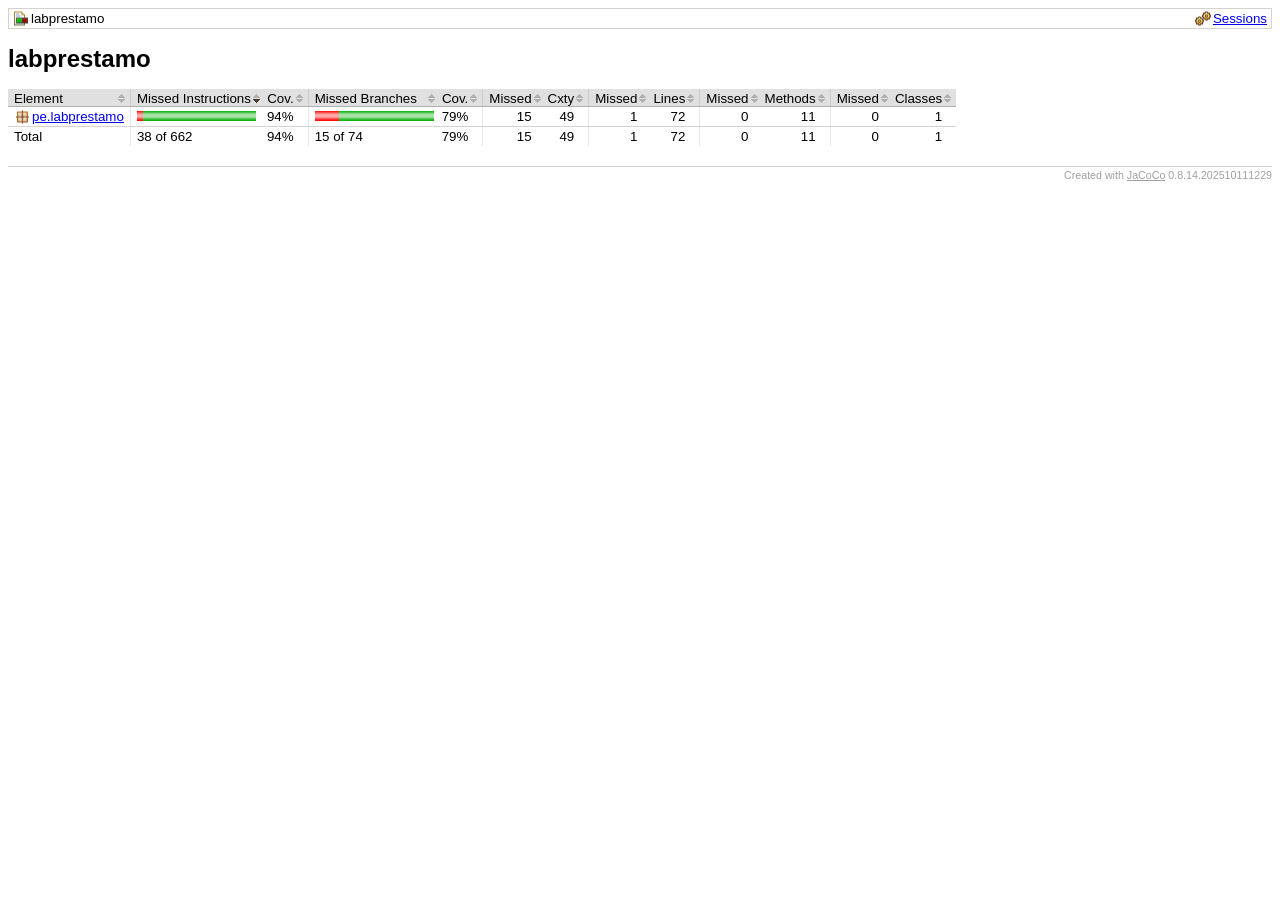
<file: guias/G07/evidencias/cobertura/index.html>
<?xml version="1.0" encoding="UTF-8"?><!DOCTYPE html PUBLIC "-//W3C//DTD XHTML 1.0 Strict//EN" "http://www.w3.org/TR/xhtml1/DTD/xhtml1-strict.dtd"><html xmlns="http://www.w3.org/1999/xhtml" lang="es"><head><meta http-equiv="Content-Type" content="text/html;charset=UTF-8"/><link rel="stylesheet" href="jacoco-resources/report.css" type="text/css"/><link rel="shortcut icon" href="jacoco-resources/report.gif" type="image/gif"/><title>labprestamo</title><script type="text/javascript" src="jacoco-resources/sort.js"></script></head><body onload="initialSort(['breadcrumb', 'coveragetable'])"><div class="breadcrumb" id="breadcrumb"><span class="info"><a href="jacoco-sessions.html" class="el_session">Sessions</a></span><span class="el_report">labprestamo</span></div><h1>labprestamo</h1><table class="coverage" cellspacing="0" id="coveragetable"><thead><tr><td class="sortable" id="a" onclick="toggleSort(this)">Element</td><td class="down sortable bar" id="b" onclick="toggleSort(this)">Missed Instructions</td><td class="sortable ctr2" id="c" onclick="toggleSort(this)">Cov.</td><td class="sortable bar" id="d" onclick="toggleSort(this)">Missed Branches</td><td class="sortable ctr2" id="e" onclick="toggleSort(this)">Cov.</td><td class="sortable ctr1" id="f" onclick="toggleSort(this)">Missed</td><td class="sortable ctr2" id="g" onclick="toggleSort(this)">Cxty</td><td class="sortable ctr1" id="h" onclick="toggleSort(this)">Missed</td><td class="sortable ctr2" id="i" onclick="toggleSort(this)">Lines</td><td class="sortable ctr1" id="j" onclick="toggleSort(this)">Missed</td><td class="sortable ctr2" id="k" onclick="toggleSort(this)">Methods</td><td class="sortable ctr1" id="l" onclick="toggleSort(this)">Missed</td><td class="sortable ctr2" id="m" onclick="toggleSort(this)">Classes</td></tr></thead><tfoot><tr><td>Total</td><td class="bar">38 of 662</td><td class="ctr2">94%</td><td class="bar">15 of 74</td><td class="ctr2">79%</td><td class="ctr1">15</td><td class="ctr2">49</td><td class="ctr1">1</td><td class="ctr2">72</td><td class="ctr1">0</td><td class="ctr2">11</td><td class="ctr1">0</td><td class="ctr2">1</td></tr></tfoot><tbody><tr><td id="a0"><a href="pe.labprestamo/index.html" class="el_package">pe.labprestamo</a></td><td class="bar" id="b0"><img src="jacoco-resources/redbar.gif" width="6" height="10" title="38" alt="38"/><img src="jacoco-resources/greenbar.gif" width="113" height="10" title="624" alt="624"/></td><td class="ctr2" id="c0">94%</td><td class="bar" id="d0"><img src="jacoco-resources/redbar.gif" width="24" height="10" title="15" alt="15"/><img src="jacoco-resources/greenbar.gif" width="95" height="10" title="59" alt="59"/></td><td class="ctr2" id="e0">79%</td><td class="ctr1" id="f0">15</td><td class="ctr2" id="g0">49</td><td class="ctr1" id="h0">1</td><td class="ctr2" id="i0">72</td><td class="ctr1" id="j0">0</td><td class="ctr2" id="k0">11</td><td class="ctr1" id="l0">0</td><td class="ctr2" id="m0">1</td></tr></tbody></table><div class="footer"><span class="right">Created with <a href="http://www.jacoco.org/jacoco">JaCoCo</a> 0.8.14.202510111229</span></div></body></html>
</file>
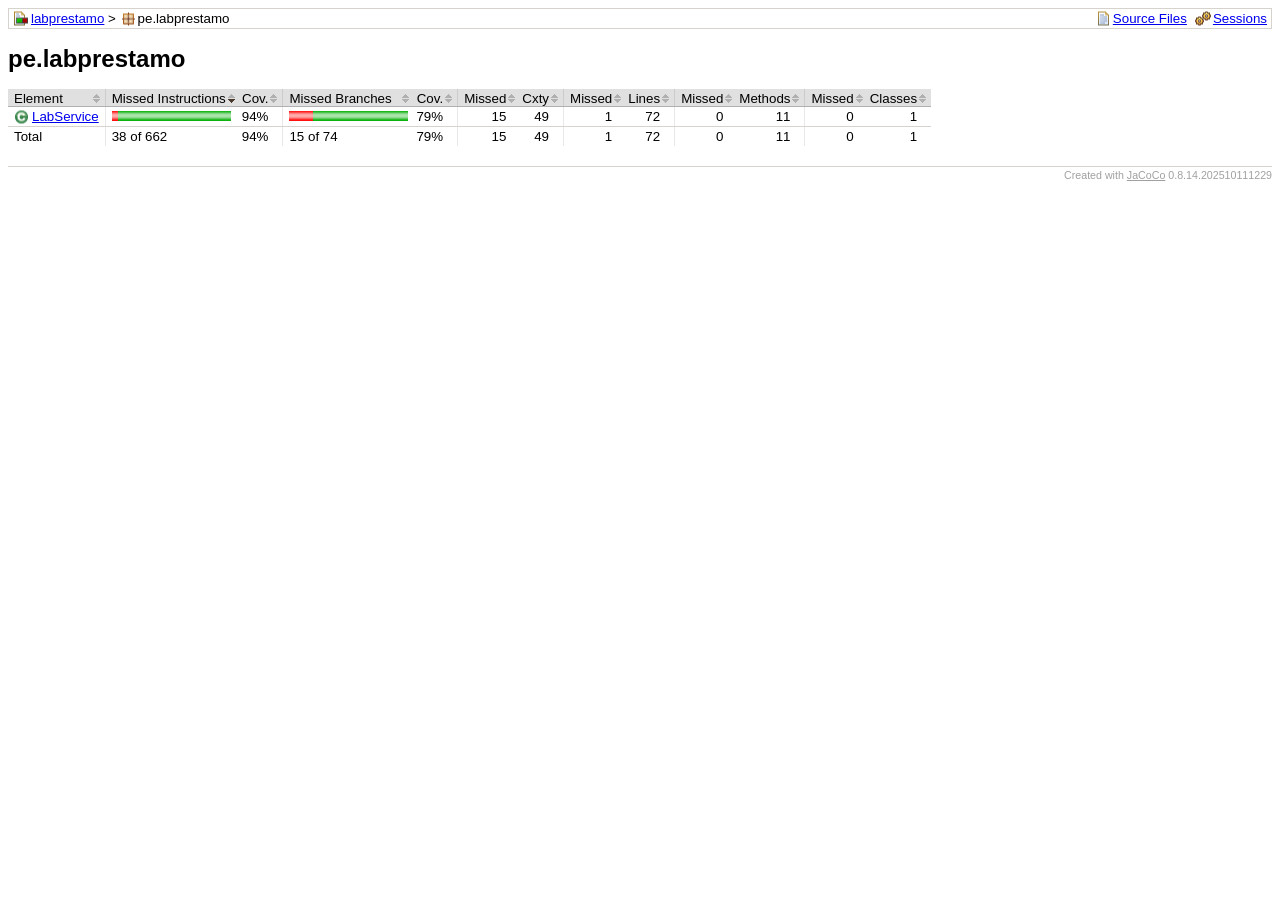
<file: guias/G07/evidencias/cobertura/pe.labprestamo/index.html>
<?xml version="1.0" encoding="UTF-8"?><!DOCTYPE html PUBLIC "-//W3C//DTD XHTML 1.0 Strict//EN" "http://www.w3.org/TR/xhtml1/DTD/xhtml1-strict.dtd"><html xmlns="http://www.w3.org/1999/xhtml" lang="es"><head><meta http-equiv="Content-Type" content="text/html;charset=UTF-8"/><link rel="stylesheet" href="../jacoco-resources/report.css" type="text/css"/><link rel="shortcut icon" href="../jacoco-resources/report.gif" type="image/gif"/><title>pe.labprestamo</title><script type="text/javascript" src="../jacoco-resources/sort.js"></script></head><body onload="initialSort(['breadcrumb', 'coveragetable'])"><div class="breadcrumb" id="breadcrumb"><span class="info"><a href="index.source.html" class="el_source">Source Files</a><a href="../jacoco-sessions.html" class="el_session">Sessions</a></span><a href="../index.html" class="el_report">labprestamo</a> &gt; <span class="el_package">pe.labprestamo</span></div><h1>pe.labprestamo</h1><table class="coverage" cellspacing="0" id="coveragetable"><thead><tr><td class="sortable" id="a" onclick="toggleSort(this)">Element</td><td class="down sortable bar" id="b" onclick="toggleSort(this)">Missed Instructions</td><td class="sortable ctr2" id="c" onclick="toggleSort(this)">Cov.</td><td class="sortable bar" id="d" onclick="toggleSort(this)">Missed Branches</td><td class="sortable ctr2" id="e" onclick="toggleSort(this)">Cov.</td><td class="sortable ctr1" id="f" onclick="toggleSort(this)">Missed</td><td class="sortable ctr2" id="g" onclick="toggleSort(this)">Cxty</td><td class="sortable ctr1" id="h" onclick="toggleSort(this)">Missed</td><td class="sortable ctr2" id="i" onclick="toggleSort(this)">Lines</td><td class="sortable ctr1" id="j" onclick="toggleSort(this)">Missed</td><td class="sortable ctr2" id="k" onclick="toggleSort(this)">Methods</td><td class="sortable ctr1" id="l" onclick="toggleSort(this)">Missed</td><td class="sortable ctr2" id="m" onclick="toggleSort(this)">Classes</td></tr></thead><tfoot><tr><td>Total</td><td class="bar">38 of 662</td><td class="ctr2">94%</td><td class="bar">15 of 74</td><td class="ctr2">79%</td><td class="ctr1">15</td><td class="ctr2">49</td><td class="ctr1">1</td><td class="ctr2">72</td><td class="ctr1">0</td><td class="ctr2">11</td><td class="ctr1">0</td><td class="ctr2">1</td></tr></tfoot><tbody><tr><td id="a0"><a href="LabService.html" class="el_class">LabService</a></td><td class="bar" id="b0"><img src="../jacoco-resources/redbar.gif" width="6" height="10" title="38" alt="38"/><img src="../jacoco-resources/greenbar.gif" width="113" height="10" title="624" alt="624"/></td><td class="ctr2" id="c0">94%</td><td class="bar" id="d0"><img src="../jacoco-resources/redbar.gif" width="24" height="10" title="15" alt="15"/><img src="../jacoco-resources/greenbar.gif" width="95" height="10" title="59" alt="59"/></td><td class="ctr2" id="e0">79%</td><td class="ctr1" id="f0">15</td><td class="ctr2" id="g0">49</td><td class="ctr1" id="h0">1</td><td class="ctr2" id="i0">72</td><td class="ctr1" id="j0">0</td><td class="ctr2" id="k0">11</td><td class="ctr1" id="l0">0</td><td class="ctr2" id="m0">1</td></tr></tbody></table><div class="footer"><span class="right">Created with <a href="http://www.jacoco.org/jacoco">JaCoCo</a> 0.8.14.202510111229</span></div></body></html>
</file>
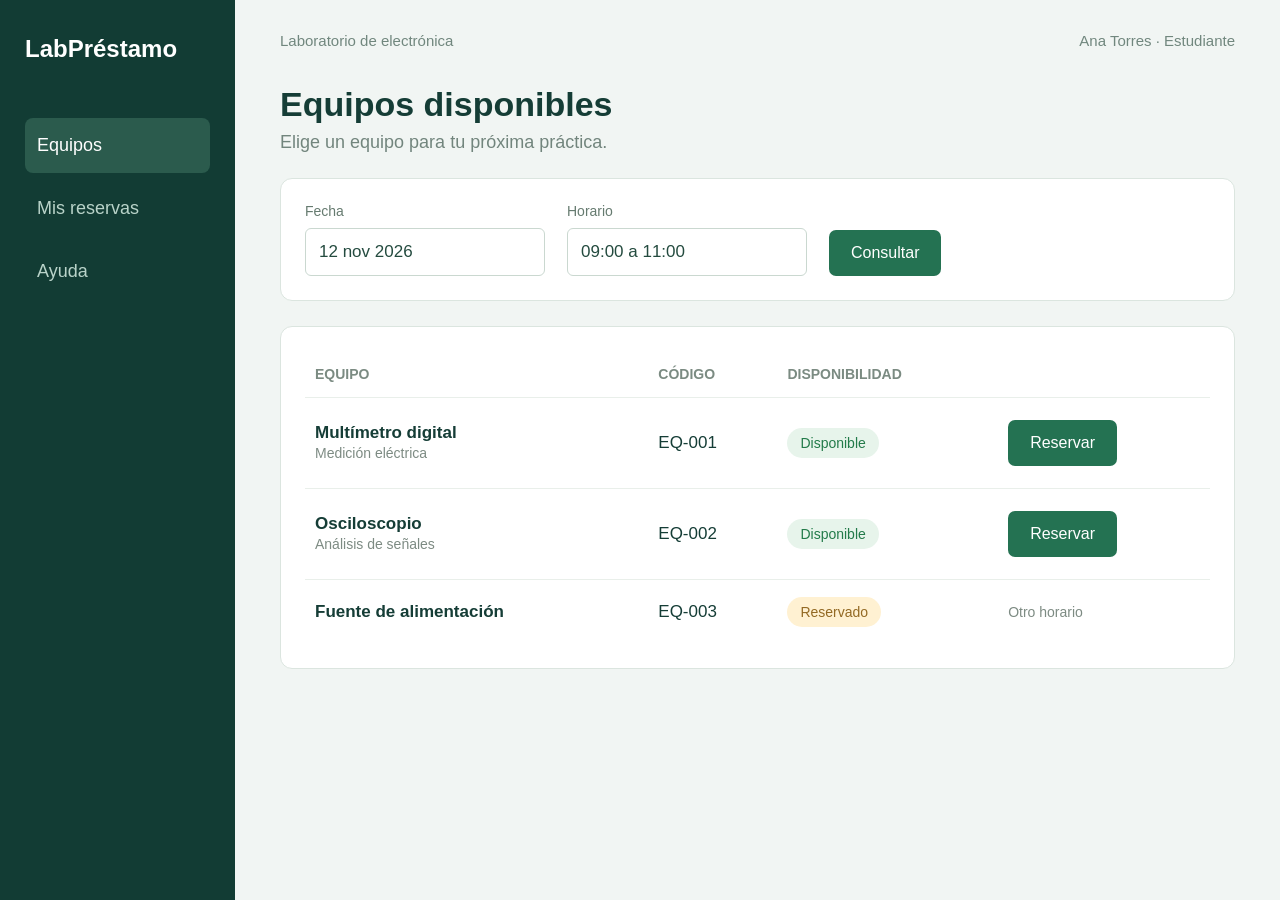
<file: mockups/catalogo.html>
<!doctype html><html lang="es"><meta charset="utf-8"><style>*{box-sizing:border-box}body{margin:0;background:#f1f5f3;color:#153d36;font:18px Arial}aside{width:235px;background:#123c34;color:white;position:absolute;inset:0 auto 0 0;padding:35px 25px}aside h2{font-size:24px;margin:0 0 55px}nav div{padding:17px 12px;margin:8px 0;color:#b9d3c9}.active{background:#2b5b4d;border-radius:8px;color:white}main{margin-left:235px;padding:32px 45px}header{display:flex;justify-content:space-between;color:#71877e;font-size:15px;margin-bottom:36px}h1{font-size:34px;margin-bottom:8px}p{color:#72857d;margin-top:0}.filters,.box{background:white;border:1px solid #dbe5df;border-radius:12px;padding:24px;margin-top:25px}.filters{display:flex;gap:22px;align-items:end}label{display:block;font-size:14px;color:#667b70;margin-bottom:9px}input,select,textarea{border:1px solid #cad8d0;padding:13px;border-radius:6px;font:17px Arial;background:white;color:#244b3f}button{background:#247252;color:white;border:0;padding:14px 22px;border-radius:7px;font:16px Arial}table{width:100%;border-collapse:collapse}th{text-align:left;color:#7b8b82;font-size:14px;padding:15px 10px}td{border-top:1px solid #e9efea;padding:22px 10px;font-size:17px}.pill{background:#e7f4eb;color:#237b4a;border-radius:15px;padding:7px 13px;font-size:14px}.amber{background:#fff1d2;color:#936923}.muted{color:#7d8b83;font-size:14px}.grid{display:grid;grid-template-columns:1fr 1fr;gap:25px}.field{margin:20px 0}input,textarea{width:100%}.note{color:#567263;background:#eaf4ed;padding:16px;border-radius:7px;font-size:15px}</style><aside><h2>LabPréstamo</h2><nav><div class="active">Equipos</div><div>Mis reservas</div><div>Ayuda</div></nav></aside><main><header><span>Laboratorio de electrónica</span><span>Ana Torres · Estudiante</span></header><h1>Equipos disponibles</h1><p>Elige un equipo para tu próxima práctica.</p><div class="filters"><div><label>Fecha</label><input value="12 nov 2026"></div><div><label>Horario</label><input value="09:00 a 11:00"></div><button>Consultar</button></div><div class="box"><table><tr><th>EQUIPO</th><th>CÓDIGO</th><th>DISPONIBILIDAD</th><th></th></tr><tr><td><b>Multímetro digital</b><br><span class="muted">Medición eléctrica</span></td><td>EQ-001</td><td><span class="pill">Disponible</span></td><td><button>Reservar</button></td></tr><tr><td><b>Osciloscopio</b><br><span class="muted">Análisis de señales</span></td><td>EQ-002</td><td><span class="pill">Disponible</span></td><td><button>Reservar</button></td></tr><tr><td><b>Fuente de alimentación</b></td><td>EQ-003</td><td><span class="pill amber">Reservado</span></td><td class="muted">Otro horario</td></tr></table></div></main></html>
</file>
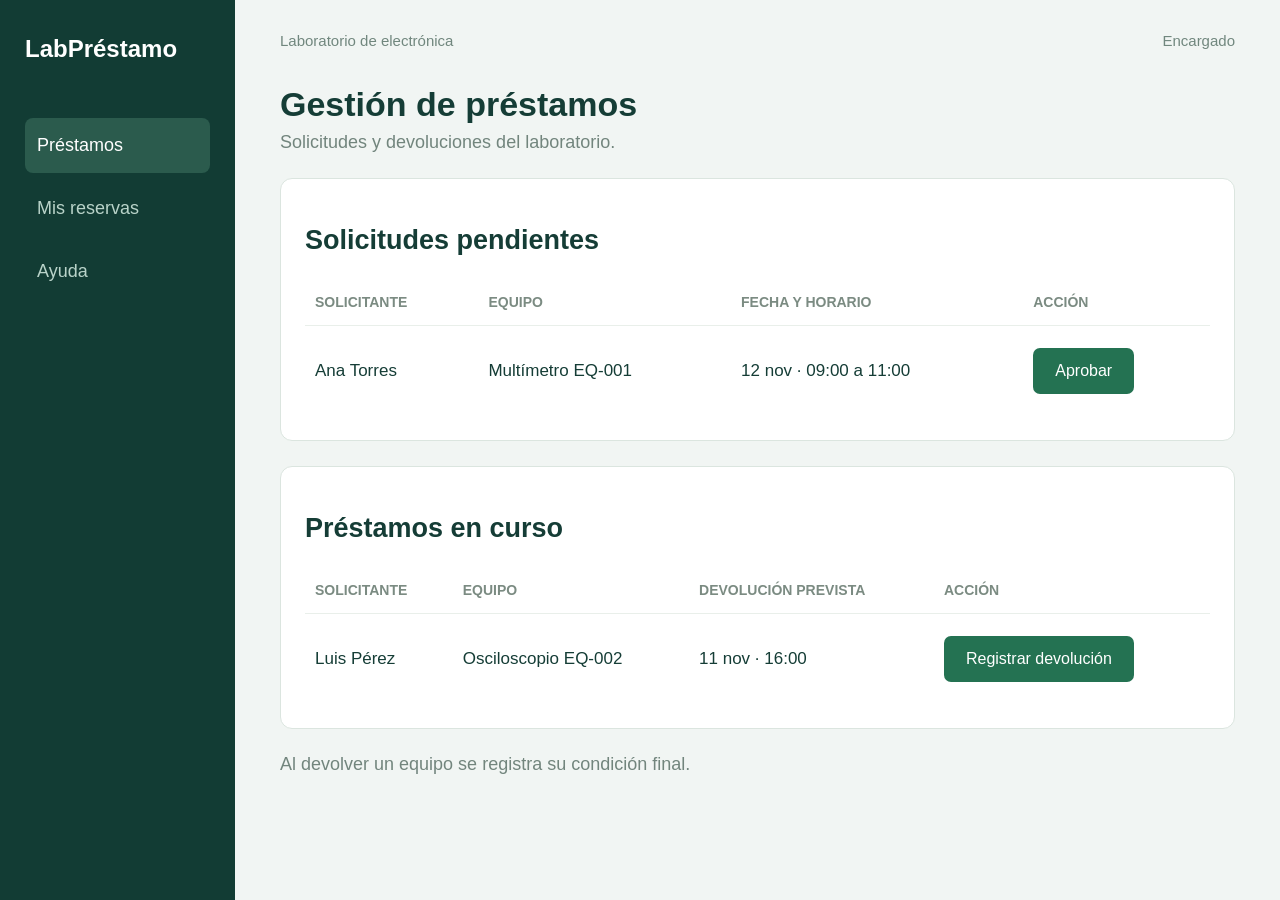
<file: mockups/encargado.html>
<!doctype html><html lang="es"><meta charset="utf-8"><style>*{box-sizing:border-box}body{margin:0;background:#f1f5f3;color:#153d36;font:18px Arial}aside{width:235px;background:#123c34;color:white;position:absolute;inset:0 auto 0 0;padding:35px 25px}aside h2{font-size:24px;margin:0 0 55px}nav div{padding:17px 12px;margin:8px 0;color:#b9d3c9}.active{background:#2b5b4d;border-radius:8px;color:white}main{margin-left:235px;padding:32px 45px}header{display:flex;justify-content:space-between;color:#71877e;font-size:15px;margin-bottom:36px}h1{font-size:34px;margin-bottom:8px}p{color:#72857d;margin-top:0}.filters,.box{background:white;border:1px solid #dbe5df;border-radius:12px;padding:24px;margin-top:25px}.filters{display:flex;gap:22px;align-items:end}label{display:block;font-size:14px;color:#667b70;margin-bottom:9px}input,select,textarea{border:1px solid #cad8d0;padding:13px;border-radius:6px;font:17px Arial;background:white;color:#244b3f}button{background:#247252;color:white;border:0;padding:14px 22px;border-radius:7px;font:16px Arial}table{width:100%;border-collapse:collapse}th{text-align:left;color:#7b8b82;font-size:14px;padding:15px 10px}td{border-top:1px solid #e9efea;padding:22px 10px;font-size:17px}.pill{background:#e7f4eb;color:#237b4a;border-radius:15px;padding:7px 13px;font-size:14px}.amber{background:#fff1d2;color:#936923}.muted{color:#7d8b83;font-size:14px}.grid{display:grid;grid-template-columns:1fr 1fr;gap:25px}.field{margin:20px 0}input,textarea{width:100%}.note{color:#567263;background:#eaf4ed;padding:16px;border-radius:7px;font-size:15px}</style><aside><h2>LabPréstamo</h2><nav><div class="active">Préstamos</div><div>Mis reservas</div><div>Ayuda</div></nav></aside><main><header><span>Laboratorio de electrónica</span><span>Encargado</span></header><h1>Gestión de préstamos</h1><p>Solicitudes y devoluciones del laboratorio.</p><div class="box"><h2>Solicitudes pendientes</h2><table><tr><th>SOLICITANTE</th><th>EQUIPO</th><th>FECHA Y HORARIO</th><th>ACCIÓN</th></tr><tr><td>Ana Torres</td><td>Multímetro EQ-001</td><td>12 nov · 09:00 a 11:00</td><td><button>Aprobar</button></td></tr></table></div><div class="box"><h2>Préstamos en curso</h2><table><tr><th>SOLICITANTE</th><th>EQUIPO</th><th>DEVOLUCIÓN PREVISTA</th><th>ACCIÓN</th></tr><tr><td>Luis Pérez</td><td>Osciloscopio EQ-002</td><td>11 nov · 16:00</td><td><button>Registrar devolución</button></td></tr></table></div><p style="margin-top:25px">Al devolver un equipo se registra su condición final.</p></main></html>
</file>
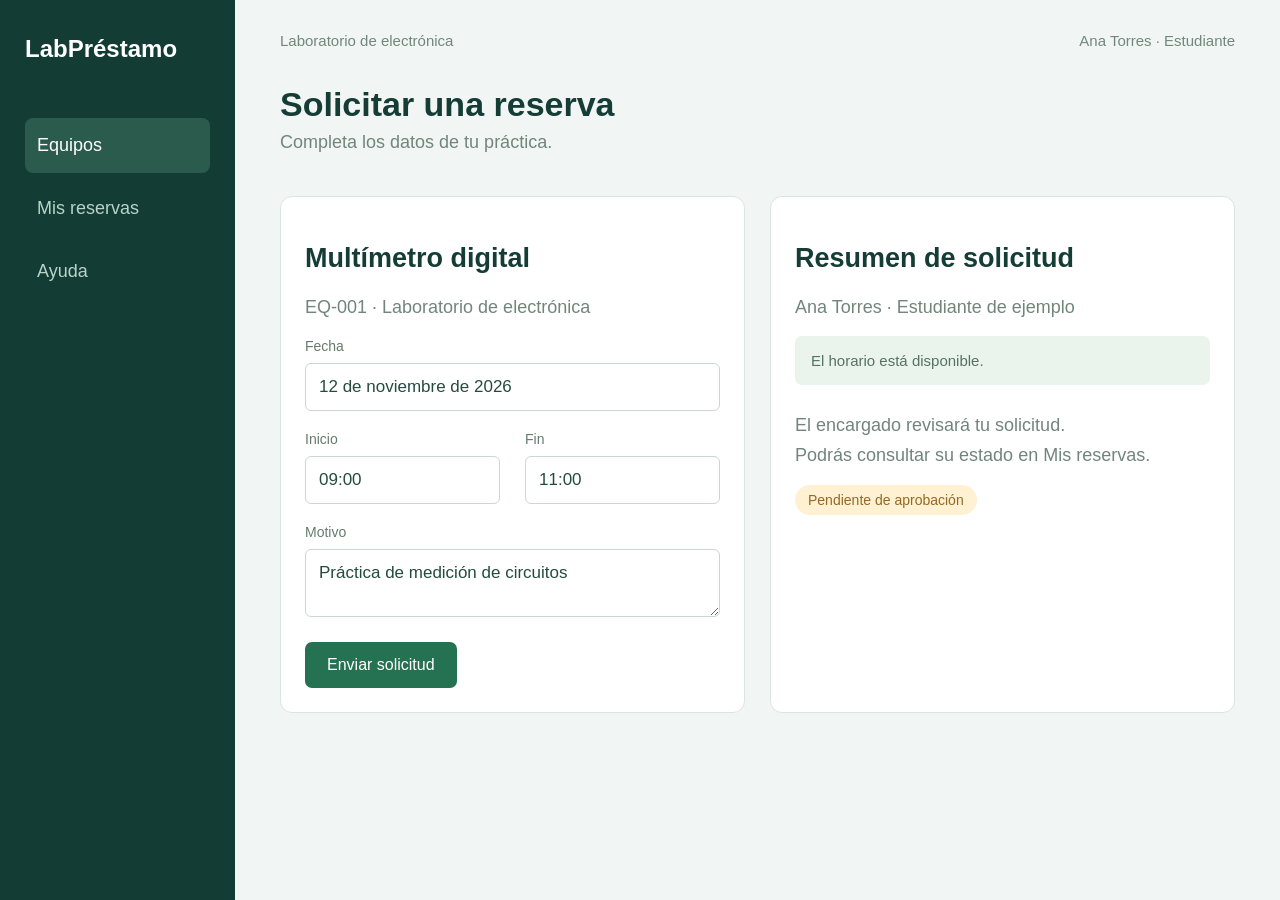
<file: mockups/reserva.html>
<!doctype html><html lang="es"><meta charset="utf-8"><style>*{box-sizing:border-box}body{margin:0;background:#f1f5f3;color:#153d36;font:18px Arial}aside{width:235px;background:#123c34;color:white;position:absolute;inset:0 auto 0 0;padding:35px 25px}aside h2{font-size:24px;margin:0 0 55px}nav div{padding:17px 12px;margin:8px 0;color:#b9d3c9}.active{background:#2b5b4d;border-radius:8px;color:white}main{margin-left:235px;padding:32px 45px}header{display:flex;justify-content:space-between;color:#71877e;font-size:15px;margin-bottom:36px}h1{font-size:34px;margin-bottom:8px}p{color:#72857d;margin-top:0}.filters,.box{background:white;border:1px solid #dbe5df;border-radius:12px;padding:24px;margin-top:25px}.filters{display:flex;gap:22px;align-items:end}label{display:block;font-size:14px;color:#667b70;margin-bottom:9px}input,select,textarea{border:1px solid #cad8d0;padding:13px;border-radius:6px;font:17px Arial;background:white;color:#244b3f}button{background:#247252;color:white;border:0;padding:14px 22px;border-radius:7px;font:16px Arial}table{width:100%;border-collapse:collapse}th{text-align:left;color:#7b8b82;font-size:14px;padding:15px 10px}td{border-top:1px solid #e9efea;padding:22px 10px;font-size:17px}.pill{background:#e7f4eb;color:#237b4a;border-radius:15px;padding:7px 13px;font-size:14px}.amber{background:#fff1d2;color:#936923}.muted{color:#7d8b83;font-size:14px}.grid{display:grid;grid-template-columns:1fr 1fr;gap:25px}.field{margin:20px 0}input,textarea{width:100%}.note{color:#567263;background:#eaf4ed;padding:16px;border-radius:7px;font-size:15px}</style><aside><h2>LabPréstamo</h2><nav><div class="active">Equipos</div><div>Mis reservas</div><div>Ayuda</div></nav></aside><main><header><span>Laboratorio de electrónica</span><span>Ana Torres · Estudiante</span></header><h1>Solicitar una reserva</h1><p>Completa los datos de tu práctica.</p><div class="grid"><div class="box"><h2>Multímetro digital</h2><p>EQ-001 · Laboratorio de electrónica</p><div class="field"><label>Fecha</label><input value="12 de noviembre de 2026"></div><div class="grid"><div><label>Inicio</label><input value="09:00"></div><div><label>Fin</label><input value="11:00"></div></div><div class="field"><label>Motivo</label><textarea rows="2">Práctica de medición de circuitos</textarea></div><button>Enviar solicitud</button></div><div class="box"><h2>Resumen de solicitud</h2><p>Ana Torres · Estudiante de ejemplo</p><div class="note">El horario está disponible.</div><p style="margin-top:25px;line-height:1.7">El encargado revisará tu solicitud.<br>Podrás consultar su estado en Mis reservas.</p><span class="pill amber">Pendiente de aprobación</span></div></div></main></html>
</file>
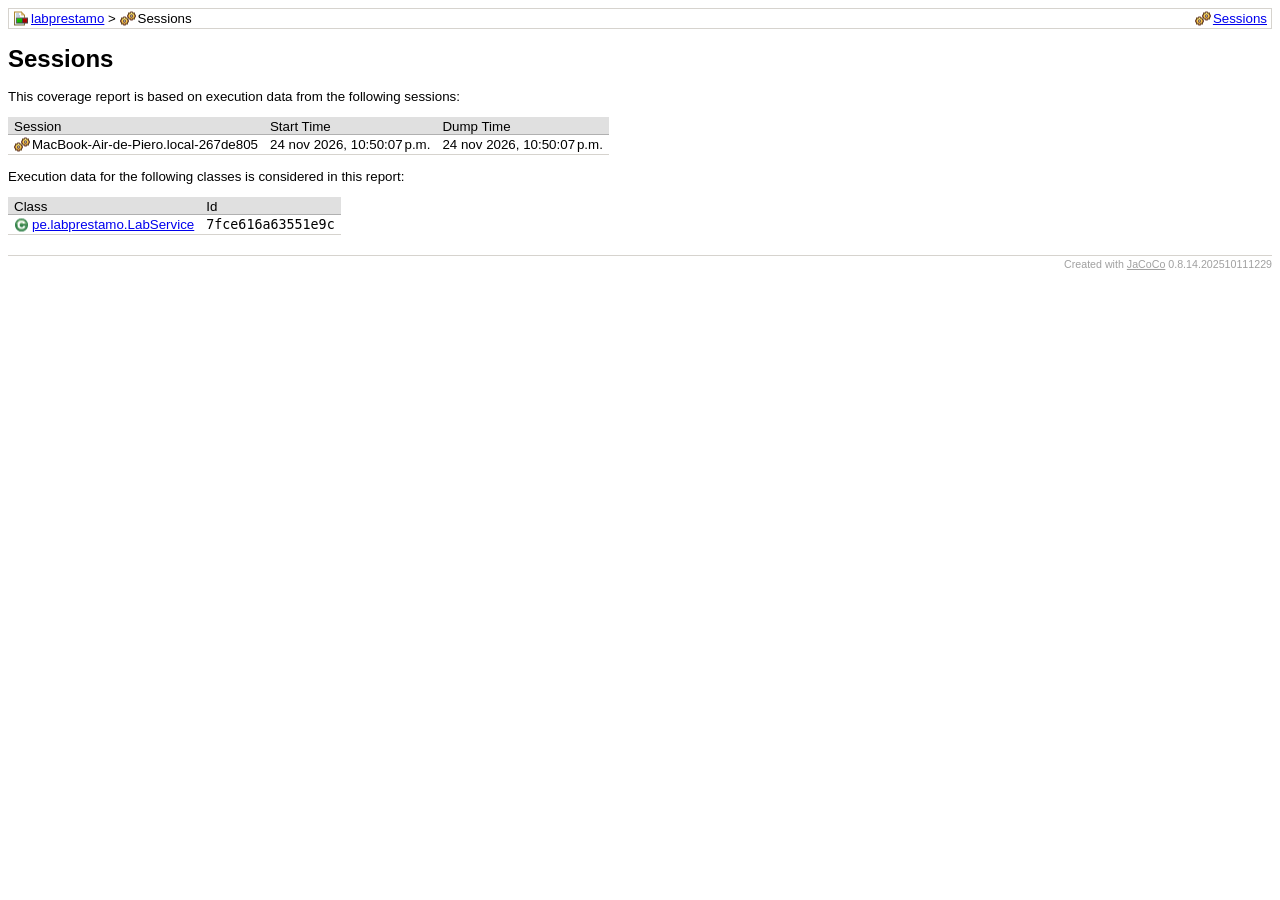
<file: guias/G07/evidencias/cobertura/jacoco-sessions.html>
<?xml version="1.0" encoding="UTF-8"?><!DOCTYPE html PUBLIC "-//W3C//DTD XHTML 1.0 Strict//EN" "http://www.w3.org/TR/xhtml1/DTD/xhtml1-strict.dtd"><html xmlns="http://www.w3.org/1999/xhtml" lang="es"><head><meta http-equiv="Content-Type" content="text/html;charset=UTF-8"/><link rel="stylesheet" href="jacoco-resources/report.css" type="text/css"/><link rel="shortcut icon" href="jacoco-resources/report.gif" type="image/gif"/><title>Sessions</title></head><body><div class="breadcrumb" id="breadcrumb"><span class="info"><a href="jacoco-sessions.html" class="el_session">Sessions</a></span><a href="index.html" class="el_report">labprestamo</a> &gt; <span class="el_session">Sessions</span></div><h1>Sessions</h1><p>This coverage report is based on execution data from the following sessions:</p><table class="coverage" cellspacing="0"><thead><tr><td>Session</td><td>Start Time</td><td>Dump Time</td></tr></thead><tbody><tr><td><span class="el_session">MacBook-Air-de-Piero.local-267de805</span></td><td>24 nov 2026, 10:50:07 p.m.</td><td>24 nov 2026, 10:50:07 p.m.</td></tr></tbody></table><p>Execution data for the following classes is considered in this report:</p><table class="coverage" cellspacing="0"><thead><tr><td>Class</td><td>Id</td></tr></thead><tbody><tr><td><a href="pe.labprestamo/LabService.html" class="el_class">pe.labprestamo.LabService</a></td><td><code>7fce616a63551e9c</code></td></tr></tbody></table><div class="footer"><span class="right">Created with <a href="http://www.jacoco.org/jacoco">JaCoCo</a> 0.8.14.202510111229</span></div></body></html>
</file>
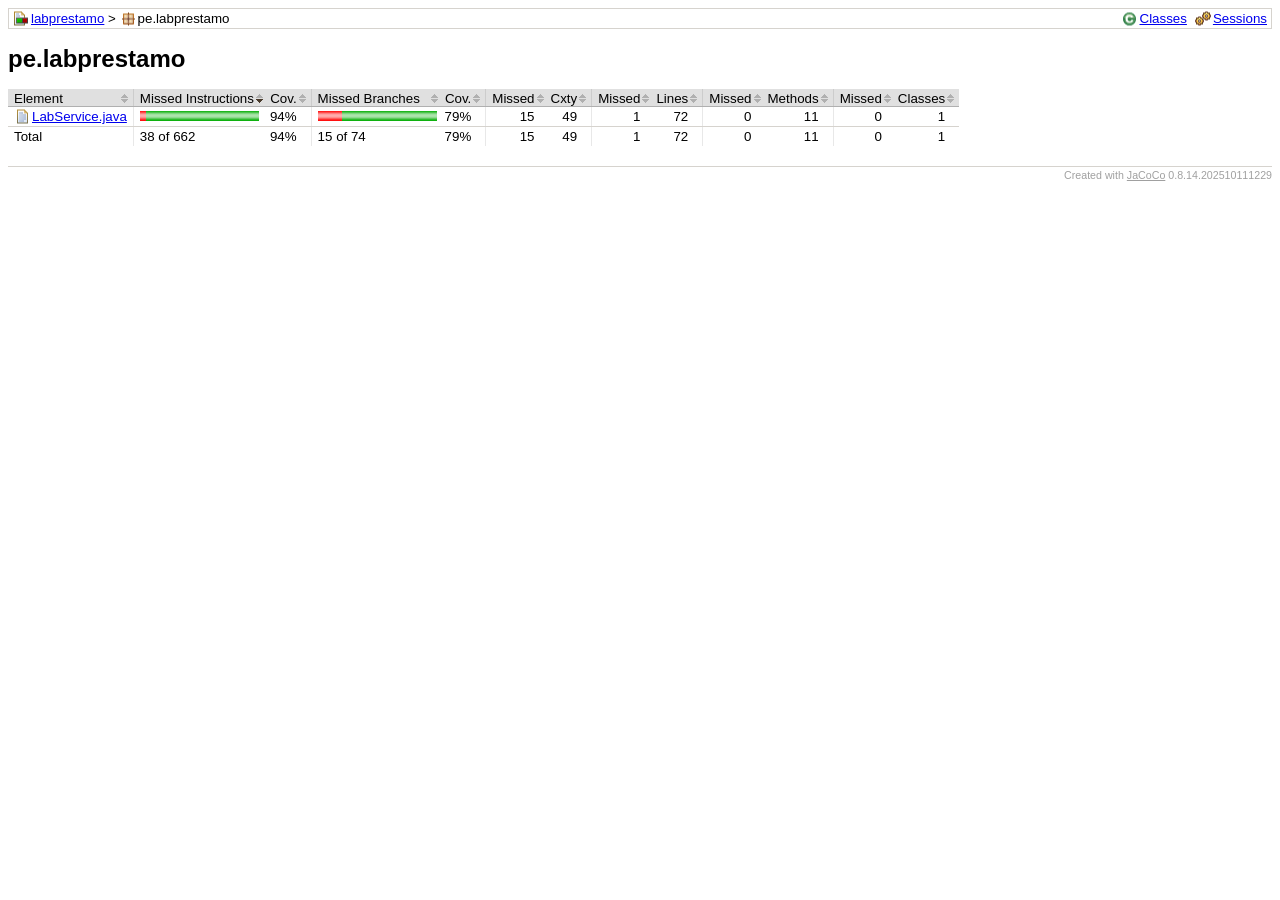
<file: guias/G07/evidencias/cobertura/pe.labprestamo/index.source.html>
<?xml version="1.0" encoding="UTF-8"?><!DOCTYPE html PUBLIC "-//W3C//DTD XHTML 1.0 Strict//EN" "http://www.w3.org/TR/xhtml1/DTD/xhtml1-strict.dtd"><html xmlns="http://www.w3.org/1999/xhtml" lang="es"><head><meta http-equiv="Content-Type" content="text/html;charset=UTF-8"/><link rel="stylesheet" href="../jacoco-resources/report.css" type="text/css"/><link rel="shortcut icon" href="../jacoco-resources/report.gif" type="image/gif"/><title>pe.labprestamo</title><script type="text/javascript" src="../jacoco-resources/sort.js"></script></head><body onload="initialSort(['breadcrumb', 'coveragetable'])"><div class="breadcrumb" id="breadcrumb"><span class="info"><a href="index.html" class="el_class">Classes</a><a href="../jacoco-sessions.html" class="el_session">Sessions</a></span><a href="../index.html" class="el_report">labprestamo</a> &gt; <span class="el_package">pe.labprestamo</span></div><h1>pe.labprestamo</h1><table class="coverage" cellspacing="0" id="coveragetable"><thead><tr><td class="sortable" id="a" onclick="toggleSort(this)">Element</td><td class="down sortable bar" id="b" onclick="toggleSort(this)">Missed Instructions</td><td class="sortable ctr2" id="c" onclick="toggleSort(this)">Cov.</td><td class="sortable bar" id="d" onclick="toggleSort(this)">Missed Branches</td><td class="sortable ctr2" id="e" onclick="toggleSort(this)">Cov.</td><td class="sortable ctr1" id="f" onclick="toggleSort(this)">Missed</td><td class="sortable ctr2" id="g" onclick="toggleSort(this)">Cxty</td><td class="sortable ctr1" id="h" onclick="toggleSort(this)">Missed</td><td class="sortable ctr2" id="i" onclick="toggleSort(this)">Lines</td><td class="sortable ctr1" id="j" onclick="toggleSort(this)">Missed</td><td class="sortable ctr2" id="k" onclick="toggleSort(this)">Methods</td><td class="sortable ctr1" id="l" onclick="toggleSort(this)">Missed</td><td class="sortable ctr2" id="m" onclick="toggleSort(this)">Classes</td></tr></thead><tfoot><tr><td>Total</td><td class="bar">38 of 662</td><td class="ctr2">94%</td><td class="bar">15 of 74</td><td class="ctr2">79%</td><td class="ctr1">15</td><td class="ctr2">49</td><td class="ctr1">1</td><td class="ctr2">72</td><td class="ctr1">0</td><td class="ctr2">11</td><td class="ctr1">0</td><td class="ctr2">1</td></tr></tfoot><tbody><tr><td id="a0"><a href="LabService.java.html" class="el_source">LabService.java</a></td><td class="bar" id="b0"><img src="../jacoco-resources/redbar.gif" width="6" height="10" title="38" alt="38"/><img src="../jacoco-resources/greenbar.gif" width="113" height="10" title="624" alt="624"/></td><td class="ctr2" id="c0">94%</td><td class="bar" id="d0"><img src="../jacoco-resources/redbar.gif" width="24" height="10" title="15" alt="15"/><img src="../jacoco-resources/greenbar.gif" width="95" height="10" title="59" alt="59"/></td><td class="ctr2" id="e0">79%</td><td class="ctr1" id="f0">15</td><td class="ctr2" id="g0">49</td><td class="ctr1" id="h0">1</td><td class="ctr2" id="i0">72</td><td class="ctr1" id="j0">0</td><td class="ctr2" id="k0">11</td><td class="ctr1" id="l0">0</td><td class="ctr2" id="m0">1</td></tr></tbody></table><div class="footer"><span class="right">Created with <a href="http://www.jacoco.org/jacoco">JaCoCo</a> 0.8.14.202510111229</span></div></body></html>
</file>
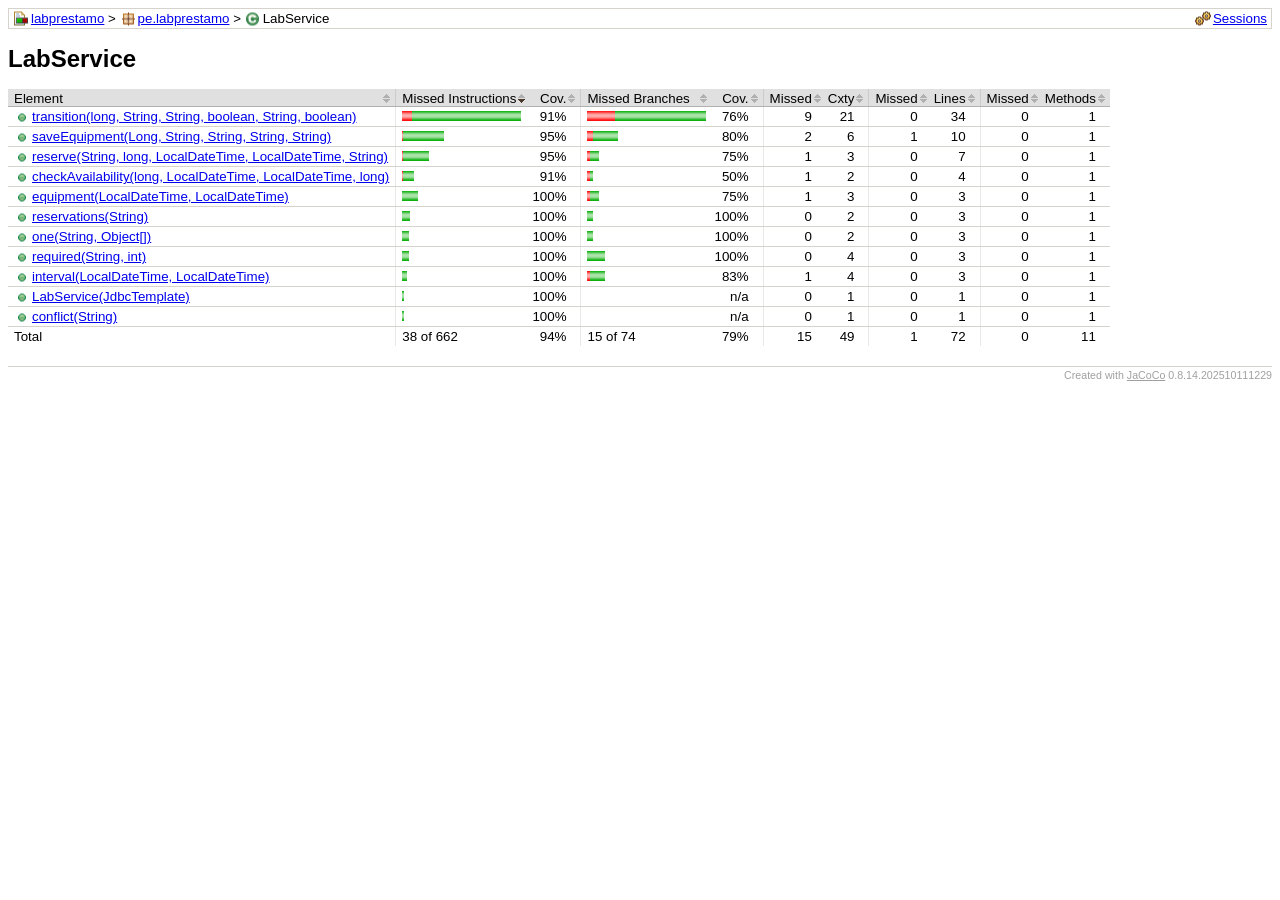
<file: guias/G07/evidencias/cobertura/pe.labprestamo/LabService.html>
<?xml version="1.0" encoding="UTF-8"?><!DOCTYPE html PUBLIC "-//W3C//DTD XHTML 1.0 Strict//EN" "http://www.w3.org/TR/xhtml1/DTD/xhtml1-strict.dtd"><html xmlns="http://www.w3.org/1999/xhtml" lang="es"><head><meta http-equiv="Content-Type" content="text/html;charset=UTF-8"/><link rel="stylesheet" href="../jacoco-resources/report.css" type="text/css"/><link rel="shortcut icon" href="../jacoco-resources/report.gif" type="image/gif"/><title>LabService</title><script type="text/javascript" src="../jacoco-resources/sort.js"></script></head><body onload="initialSort(['breadcrumb'])"><div class="breadcrumb" id="breadcrumb"><span class="info"><a href="../jacoco-sessions.html" class="el_session">Sessions</a></span><a href="../index.html" class="el_report">labprestamo</a> &gt; <a href="index.html" class="el_package">pe.labprestamo</a> &gt; <span class="el_class">LabService</span></div><h1>LabService</h1><table class="coverage" cellspacing="0" id="coveragetable"><thead><tr><td class="sortable" id="a" onclick="toggleSort(this)">Element</td><td class="down sortable bar" id="b" onclick="toggleSort(this)">Missed Instructions</td><td class="sortable ctr2" id="c" onclick="toggleSort(this)">Cov.</td><td class="sortable bar" id="d" onclick="toggleSort(this)">Missed Branches</td><td class="sortable ctr2" id="e" onclick="toggleSort(this)">Cov.</td><td class="sortable ctr1" id="f" onclick="toggleSort(this)">Missed</td><td class="sortable ctr2" id="g" onclick="toggleSort(this)">Cxty</td><td class="sortable ctr1" id="h" onclick="toggleSort(this)">Missed</td><td class="sortable ctr2" id="i" onclick="toggleSort(this)">Lines</td><td class="sortable ctr1" id="j" onclick="toggleSort(this)">Missed</td><td class="sortable ctr2" id="k" onclick="toggleSort(this)">Methods</td></tr></thead><tfoot><tr><td>Total</td><td class="bar">38 of 662</td><td class="ctr2">94%</td><td class="bar">15 of 74</td><td class="ctr2">79%</td><td class="ctr1">15</td><td class="ctr2">49</td><td class="ctr1">1</td><td class="ctr2">72</td><td class="ctr1">0</td><td class="ctr2">11</td></tr></tfoot><tbody><tr><td id="a10"><a href="LabService.java.html#L99" class="el_method">transition(long, String, String, boolean, String, boolean)</a></td><td class="bar" id="b0"><img src="../jacoco-resources/redbar.gif" width="10" height="10" title="27" alt="27"/><img src="../jacoco-resources/greenbar.gif" width="109" height="10" title="285" alt="285"/></td><td class="ctr2" id="c9">91%</td><td class="bar" id="d0"><img src="../jacoco-resources/redbar.gif" width="28" height="10" title="9" alt="9"/><img src="../jacoco-resources/greenbar.gif" width="91" height="10" title="29" alt="29"/></td><td class="ctr2" id="e5">76%</td><td class="ctr1" id="f0">9</td><td class="ctr2" id="g0">21</td><td class="ctr1" id="h1">0</td><td class="ctr2" id="i0">34</td><td class="ctr1" id="j0">0</td><td class="ctr2" id="k0">1</td></tr><tr><td id="a9"><a href="LabService.java.html#L59" class="el_method">saveEquipment(Long, String, String, String, String)</a></td><td class="bar" id="b1"><img src="../jacoco-resources/redbar.gif" width="1" height="10" title="5" alt="5"/><img src="../jacoco-resources/greenbar.gif" width="41" height="10" title="108" alt="108"/></td><td class="ctr2" id="c8">95%</td><td class="bar" id="d1"><img src="../jacoco-resources/redbar.gif" width="6" height="10" title="2" alt="2"/><img src="../jacoco-resources/greenbar.gif" width="25" height="10" title="8" alt="8"/></td><td class="ctr2" id="e4">80%</td><td class="ctr1" id="f1">2</td><td class="ctr2" id="g1">6</td><td class="ctr1" id="h0">1</td><td class="ctr2" id="i1">10</td><td class="ctr1" id="j1">0</td><td class="ctr2" id="k1">1</td></tr><tr><td id="a8"><a href="LabService.java.html#L74" class="el_method">reserve(String, long, LocalDateTime, LocalDateTime, String)</a></td><td class="bar" id="b2"><img src="../jacoco-resources/redbar.gif" width="1" height="10" title="3" alt="3"/><img src="../jacoco-resources/greenbar.gif" width="26" height="10" title="69" alt="69"/></td><td class="ctr2" id="c7">95%</td><td class="bar" id="d3"><img src="../jacoco-resources/redbar.gif" width="3" height="10" title="1" alt="1"/><img src="../jacoco-resources/greenbar.gif" width="9" height="10" title="3" alt="3"/></td><td class="ctr2" id="e6">75%</td><td class="ctr1" id="f2">1</td><td class="ctr2" id="g4">3</td><td class="ctr1" id="h2">0</td><td class="ctr2" id="i2">7</td><td class="ctr1" id="j2">0</td><td class="ctr2" id="k2">1</td></tr><tr><td id="a0"><a href="LabService.java.html#L83" class="el_method">checkAvailability(long, LocalDateTime, LocalDateTime, long)</a></td><td class="bar" id="b3"><img src="../jacoco-resources/redbar.gif" width="1" height="10" title="3" alt="3"/><img src="../jacoco-resources/greenbar.gif" width="11" height="10" title="31" alt="31"/></td><td class="ctr2" id="c10">91%</td><td class="bar" id="d5"><img src="../jacoco-resources/redbar.gif" width="3" height="10" title="1" alt="1"/><img src="../jacoco-resources/greenbar.gif" width="3" height="10" title="1" alt="1"/></td><td class="ctr2" id="e8">50%</td><td class="ctr1" id="f3">1</td><td class="ctr2" id="g6">2</td><td class="ctr1" id="h3">0</td><td class="ctr2" id="i3">4</td><td class="ctr1" id="j3">0</td><td class="ctr2" id="k3">1</td></tr><tr><td id="a2"><a href="LabService.java.html#L37" class="el_method">equipment(LocalDateTime, LocalDateTime)</a></td><td class="bar" id="b4"><img src="../jacoco-resources/greenbar.gif" width="16" height="10" title="43" alt="43"/></td><td class="ctr2" id="c0">100%</td><td class="bar" id="d4"><img src="../jacoco-resources/redbar.gif" width="3" height="10" title="1" alt="1"/><img src="../jacoco-resources/greenbar.gif" width="9" height="10" title="3" alt="3"/></td><td class="ctr2" id="e7">75%</td><td class="ctr1" id="f4">1</td><td class="ctr2" id="g5">3</td><td class="ctr1" id="h4">0</td><td class="ctr2" id="i4">3</td><td class="ctr1" id="j4">0</td><td class="ctr2" id="k4">1</td></tr><tr><td id="a7"><a href="LabService.java.html#L92" class="el_method">reservations(String)</a></td><td class="bar" id="b5"><img src="../jacoco-resources/greenbar.gif" width="8" height="10" title="22" alt="22"/></td><td class="ctr2" id="c1">100%</td><td class="bar" id="d7"><img src="../jacoco-resources/greenbar.gif" width="6" height="10" title="2" alt="2"/></td><td class="ctr2" id="e0">100%</td><td class="ctr1" id="f6">0</td><td class="ctr2" id="g7">2</td><td class="ctr1" id="h5">0</td><td class="ctr2" id="i5">3</td><td class="ctr1" id="j5">0</td><td class="ctr2" id="k5">1</td></tr><tr><td id="a5"><a href="LabService.java.html#L30" class="el_method">one(String, Object[])</a></td><td class="bar" id="b6"><img src="../jacoco-resources/greenbar.gif" width="7" height="10" title="20" alt="20"/></td><td class="ctr2" id="c2">100%</td><td class="bar" id="d8"><img src="../jacoco-resources/greenbar.gif" width="6" height="10" title="2" alt="2"/></td><td class="ctr2" id="e1">100%</td><td class="ctr1" id="f7">0</td><td class="ctr2" id="g8">2</td><td class="ctr1" id="h6">0</td><td class="ctr2" id="i6">3</td><td class="ctr1" id="j6">0</td><td class="ctr2" id="k6">1</td></tr><tr><td id="a6"><a href="LabService.java.html#L19" class="el_method">required(String, int)</a></td><td class="bar" id="b7"><img src="../jacoco-resources/greenbar.gif" width="7" height="10" title="19" alt="19"/></td><td class="ctr2" id="c3">100%</td><td class="bar" id="d6"><img src="../jacoco-resources/greenbar.gif" width="18" height="10" title="6" alt="6"/></td><td class="ctr2" id="e2">100%</td><td class="ctr1" id="f8">0</td><td class="ctr2" id="g2">4</td><td class="ctr1" id="h7">0</td><td class="ctr2" id="i7">3</td><td class="ctr1" id="j7">0</td><td class="ctr2" id="k7">1</td></tr><tr><td id="a3"><a href="LabService.java.html#L25" class="el_method">interval(LocalDateTime, LocalDateTime)</a></td><td class="bar" id="b8"><img src="../jacoco-resources/greenbar.gif" width="5" height="10" title="15" alt="15"/></td><td class="ctr2" id="c4">100%</td><td class="bar" id="d2"><img src="../jacoco-resources/redbar.gif" width="3" height="10" title="1" alt="1"/><img src="../jacoco-resources/greenbar.gif" width="15" height="10" title="5" alt="5"/></td><td class="ctr2" id="e3">83%</td><td class="ctr1" id="f5">1</td><td class="ctr2" id="g3">4</td><td class="ctr1" id="h8">0</td><td class="ctr2" id="i8">3</td><td class="ctr1" id="j8">0</td><td class="ctr2" id="k8">1</td></tr><tr><td id="a4"><a href="LabService.java.html#L16" class="el_method">LabService(JdbcTemplate)</a></td><td class="bar" id="b9"><img src="../jacoco-resources/greenbar.gif" width="2" height="10" title="6" alt="6"/></td><td class="ctr2" id="c5">100%</td><td class="bar" id="d9"/><td class="ctr2" id="e9">n/a</td><td class="ctr1" id="f9">0</td><td class="ctr2" id="g9">1</td><td class="ctr1" id="h9">0</td><td class="ctr2" id="i9">1</td><td class="ctr1" id="j9">0</td><td class="ctr2" id="k9">1</td></tr><tr><td id="a1"><a href="LabService.java.html#L34" class="el_method">conflict(String)</a></td><td class="bar" id="b10"><img src="../jacoco-resources/greenbar.gif" width="2" height="10" title="6" alt="6"/></td><td class="ctr2" id="c6">100%</td><td class="bar" id="d10"/><td class="ctr2" id="e10">n/a</td><td class="ctr1" id="f10">0</td><td class="ctr2" id="g10">1</td><td class="ctr1" id="h10">0</td><td class="ctr2" id="i10">1</td><td class="ctr1" id="j10">0</td><td class="ctr2" id="k10">1</td></tr></tbody></table><div class="footer"><span class="right">Created with <a href="http://www.jacoco.org/jacoco">JaCoCo</a> 0.8.14.202510111229</span></div></body></html>
</file>
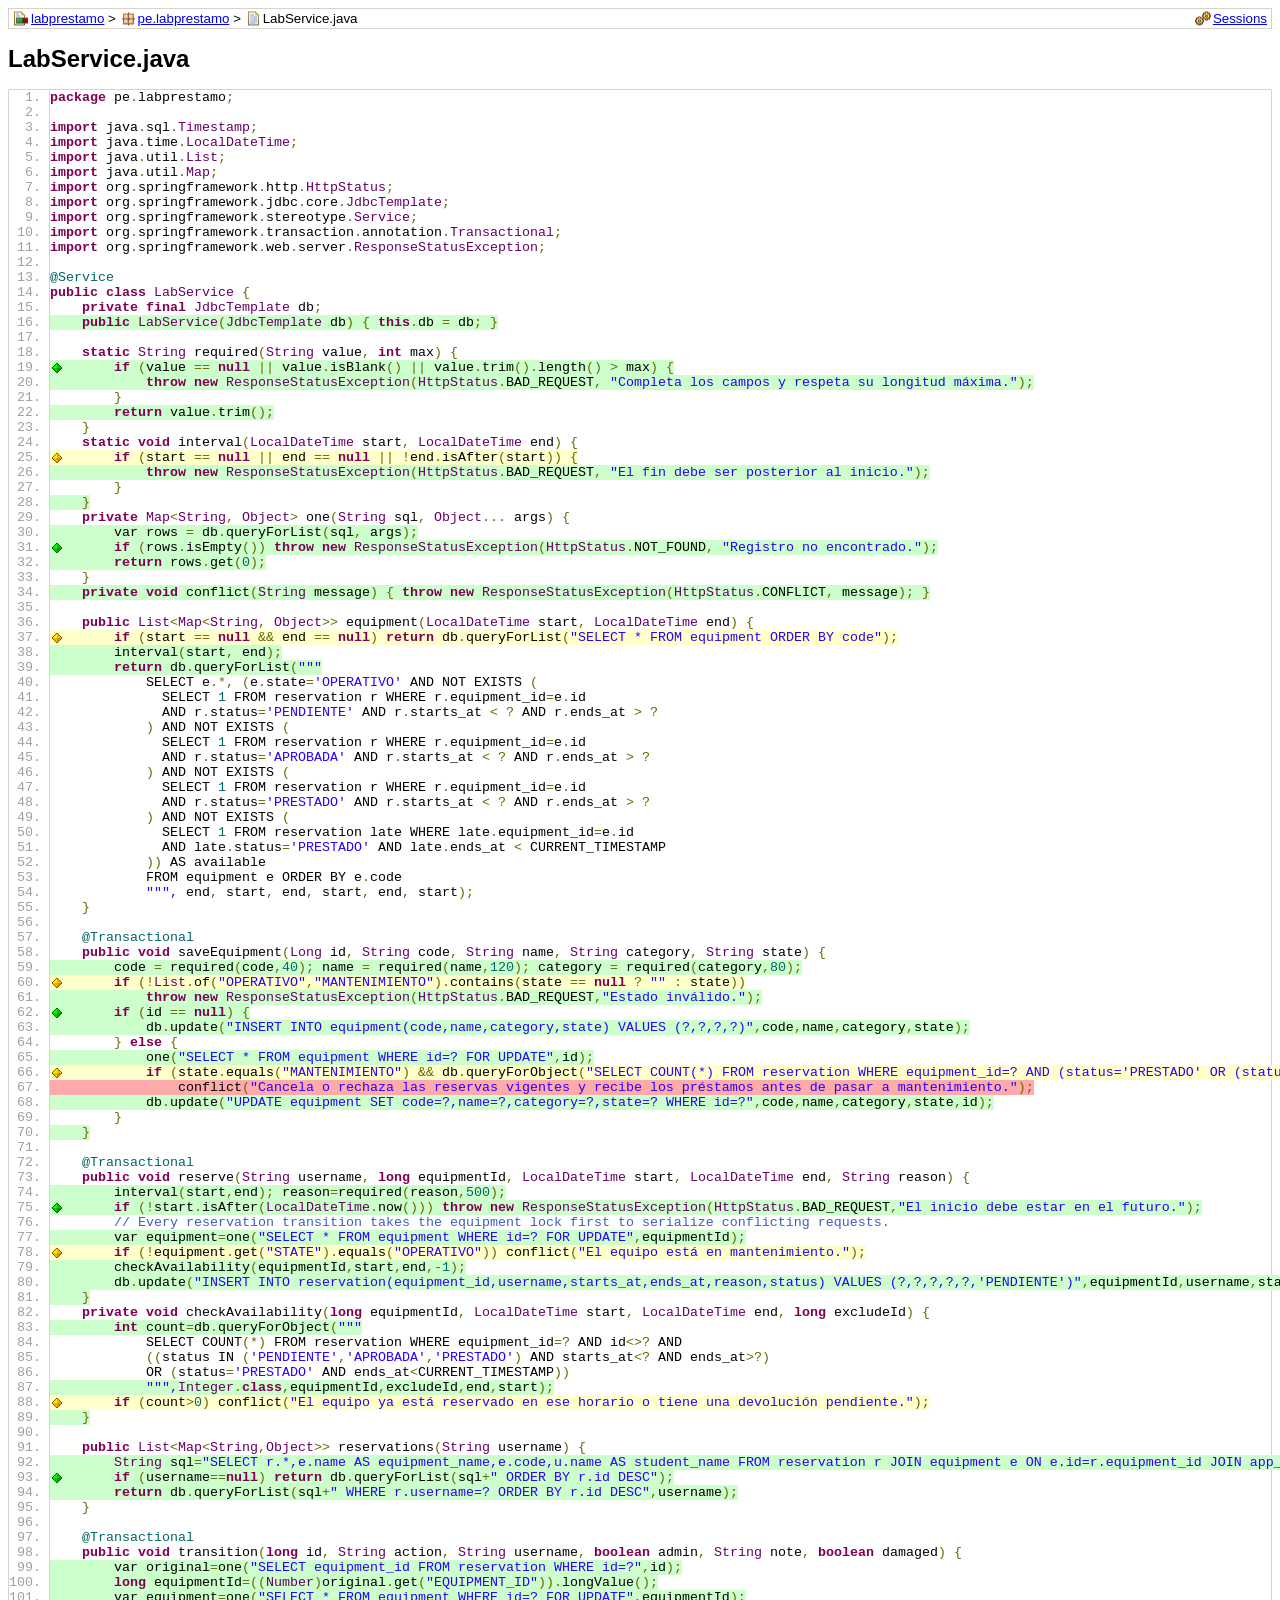
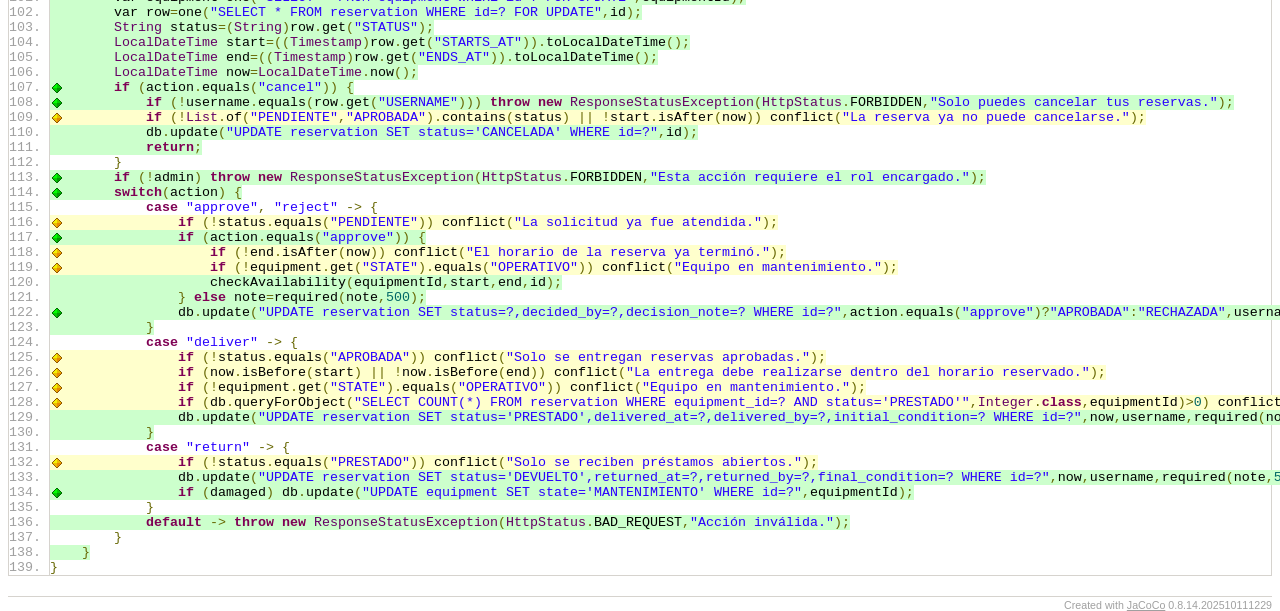
<file: guias/G07/evidencias/cobertura/pe.labprestamo/LabService.java.html>
<?xml version="1.0" encoding="UTF-8"?><!DOCTYPE html PUBLIC "-//W3C//DTD XHTML 1.0 Strict//EN" "http://www.w3.org/TR/xhtml1/DTD/xhtml1-strict.dtd"><html xmlns="http://www.w3.org/1999/xhtml" lang="es"><head><meta http-equiv="Content-Type" content="text/html;charset=UTF-8"/><link rel="stylesheet" href="../jacoco-resources/report.css" type="text/css"/><link rel="shortcut icon" href="../jacoco-resources/report.gif" type="image/gif"/><title>LabService.java</title><link rel="stylesheet" href="../jacoco-resources/prettify.css" type="text/css"/><script type="text/javascript" src="../jacoco-resources/prettify.js"></script></head><body onload="window['PR_TAB_WIDTH']=4;prettyPrint()"><div class="breadcrumb" id="breadcrumb"><span class="info"><a href="../jacoco-sessions.html" class="el_session">Sessions</a></span><a href="../index.html" class="el_report">labprestamo</a> &gt; <a href="index.source.html" class="el_package">pe.labprestamo</a> &gt; <span class="el_source">LabService.java</span></div><h1>LabService.java</h1><pre class="source lang-java linenums">package pe.labprestamo;

import java.sql.Timestamp;
import java.time.LocalDateTime;
import java.util.List;
import java.util.Map;
import org.springframework.http.HttpStatus;
import org.springframework.jdbc.core.JdbcTemplate;
import org.springframework.stereotype.Service;
import org.springframework.transaction.annotation.Transactional;
import org.springframework.web.server.ResponseStatusException;

@Service
public class LabService {
    private final JdbcTemplate db;
<span class="fc" id="L16">    public LabService(JdbcTemplate db) { this.db = db; }</span>

    static String required(String value, int max) {
<span class="fc bfc" id="L19" title="All 6 branches covered.">        if (value == null || value.isBlank() || value.trim().length() &gt; max) {</span>
<span class="fc" id="L20">            throw new ResponseStatusException(HttpStatus.BAD_REQUEST, &quot;Completa los campos y respeta su longitud máxima.&quot;);</span>
        }
<span class="fc" id="L22">        return value.trim();</span>
    }
    static void interval(LocalDateTime start, LocalDateTime end) {
<span class="pc bpc" id="L25" title="1 of 6 branches missed.">        if (start == null || end == null || !end.isAfter(start)) {</span>
<span class="fc" id="L26">            throw new ResponseStatusException(HttpStatus.BAD_REQUEST, &quot;El fin debe ser posterior al inicio.&quot;);</span>
        }
<span class="fc" id="L28">    }</span>
    private Map&lt;String, Object&gt; one(String sql, Object... args) {
<span class="fc" id="L30">        var rows = db.queryForList(sql, args);</span>
<span class="fc bfc" id="L31" title="All 2 branches covered.">        if (rows.isEmpty()) throw new ResponseStatusException(HttpStatus.NOT_FOUND, &quot;Registro no encontrado.&quot;);</span>
<span class="fc" id="L32">        return rows.get(0);</span>
    }
<span class="fc" id="L34">    private void conflict(String message) { throw new ResponseStatusException(HttpStatus.CONFLICT, message); }</span>

    public List&lt;Map&lt;String, Object&gt;&gt; equipment(LocalDateTime start, LocalDateTime end) {
<span class="pc bpc" id="L37" title="1 of 4 branches missed.">        if (start == null &amp;&amp; end == null) return db.queryForList(&quot;SELECT * FROM equipment ORDER BY code&quot;);</span>
<span class="fc" id="L38">        interval(start, end);</span>
<span class="fc" id="L39">        return db.queryForList(&quot;&quot;&quot;</span>
            SELECT e.*, (e.state='OPERATIVO' AND NOT EXISTS (
              SELECT 1 FROM reservation r WHERE r.equipment_id=e.id
              AND r.status='PENDIENTE' AND r.starts_at &lt; ? AND r.ends_at &gt; ?
            ) AND NOT EXISTS (
              SELECT 1 FROM reservation r WHERE r.equipment_id=e.id
              AND r.status='APROBADA' AND r.starts_at &lt; ? AND r.ends_at &gt; ?
            ) AND NOT EXISTS (
              SELECT 1 FROM reservation r WHERE r.equipment_id=e.id
              AND r.status='PRESTADO' AND r.starts_at &lt; ? AND r.ends_at &gt; ?
            ) AND NOT EXISTS (
              SELECT 1 FROM reservation late WHERE late.equipment_id=e.id
              AND late.status='PRESTADO' AND late.ends_at &lt; CURRENT_TIMESTAMP
            )) AS available
            FROM equipment e ORDER BY e.code
            &quot;&quot;&quot;, end, start, end, start, end, start);
    }

    @Transactional
    public void saveEquipment(Long id, String code, String name, String category, String state) {
<span class="fc" id="L59">        code = required(code,40); name = required(name,120); category = required(category,80);</span>
<span class="pc bpc" id="L60" title="1 of 4 branches missed.">        if (!List.of(&quot;OPERATIVO&quot;,&quot;MANTENIMIENTO&quot;).contains(state == null ? &quot;&quot; : state))</span>
<span class="fc" id="L61">            throw new ResponseStatusException(HttpStatus.BAD_REQUEST,&quot;Estado inválido.&quot;);</span>
<span class="fc bfc" id="L62" title="All 2 branches covered.">        if (id == null) {</span>
<span class="fc" id="L63">            db.update(&quot;INSERT INTO equipment(code,name,category,state) VALUES (?,?,?,?)&quot;,code,name,category,state);</span>
        } else {
<span class="fc" id="L65">            one(&quot;SELECT * FROM equipment WHERE id=? FOR UPDATE&quot;,id);</span>
<span class="pc bpc" id="L66" title="1 of 4 branches missed.">            if (state.equals(&quot;MANTENIMIENTO&quot;) &amp;&amp; db.queryForObject(&quot;SELECT COUNT(*) FROM reservation WHERE equipment_id=? AND (status='PRESTADO' OR (status IN ('PENDIENTE','APROBADA') AND ends_at&gt;CURRENT_TIMESTAMP))&quot;,Integer.class,id)&gt;0)</span>
<span class="nc" id="L67">                conflict(&quot;Cancela o rechaza las reservas vigentes y recibe los préstamos antes de pasar a mantenimiento.&quot;);</span>
<span class="fc" id="L68">            db.update(&quot;UPDATE equipment SET code=?,name=?,category=?,state=? WHERE id=?&quot;,code,name,category,state,id);</span>
        }
<span class="fc" id="L70">    }</span>

    @Transactional
    public void reserve(String username, long equipmentId, LocalDateTime start, LocalDateTime end, String reason) {
<span class="fc" id="L74">        interval(start,end); reason=required(reason,500);</span>
<span class="fc bfc" id="L75" title="All 2 branches covered.">        if (!start.isAfter(LocalDateTime.now())) throw new ResponseStatusException(HttpStatus.BAD_REQUEST,&quot;El inicio debe estar en el futuro.&quot;);</span>
        // Every reservation transition takes the equipment lock first to serialize conflicting requests.
<span class="fc" id="L77">        var equipment=one(&quot;SELECT * FROM equipment WHERE id=? FOR UPDATE&quot;,equipmentId);</span>
<span class="pc bpc" id="L78" title="1 of 2 branches missed.">        if (!equipment.get(&quot;STATE&quot;).equals(&quot;OPERATIVO&quot;)) conflict(&quot;El equipo está en mantenimiento.&quot;);</span>
<span class="fc" id="L79">        checkAvailability(equipmentId,start,end,-1);</span>
<span class="fc" id="L80">        db.update(&quot;INSERT INTO reservation(equipment_id,username,starts_at,ends_at,reason,status) VALUES (?,?,?,?,?,'PENDIENTE')&quot;,equipmentId,username,start,end,reason);</span>
<span class="fc" id="L81">    }</span>
    private void checkAvailability(long equipmentId, LocalDateTime start, LocalDateTime end, long excludeId) {
<span class="fc" id="L83">        int count=db.queryForObject(&quot;&quot;&quot;</span>
            SELECT COUNT(*) FROM reservation WHERE equipment_id=? AND id&lt;&gt;? AND
            ((status IN ('PENDIENTE','APROBADA','PRESTADO') AND starts_at&lt;? AND ends_at&gt;?)
            OR (status='PRESTADO' AND ends_at&lt;CURRENT_TIMESTAMP))
<span class="fc" id="L87">            &quot;&quot;&quot;,Integer.class,equipmentId,excludeId,end,start);</span>
<span class="pc bpc" id="L88" title="1 of 2 branches missed.">        if (count&gt;0) conflict(&quot;El equipo ya está reservado en ese horario o tiene una devolución pendiente.&quot;);</span>
<span class="fc" id="L89">    }</span>

    public List&lt;Map&lt;String,Object&gt;&gt; reservations(String username) {
<span class="fc" id="L92">        String sql=&quot;SELECT r.*,e.name AS equipment_name,e.code,u.name AS student_name FROM reservation r JOIN equipment e ON e.id=r.equipment_id JOIN app_user u ON u.username=r.username&quot;;</span>
<span class="fc bfc" id="L93" title="All 2 branches covered.">        if (username==null) return db.queryForList(sql+&quot; ORDER BY r.id DESC&quot;);</span>
<span class="fc" id="L94">        return db.queryForList(sql+&quot; WHERE r.username=? ORDER BY r.id DESC&quot;,username);</span>
    }

    @Transactional
    public void transition(long id, String action, String username, boolean admin, String note, boolean damaged) {
<span class="fc" id="L99">        var original=one(&quot;SELECT equipment_id FROM reservation WHERE id=?&quot;,id);</span>
<span class="fc" id="L100">        long equipmentId=((Number)original.get(&quot;EQUIPMENT_ID&quot;)).longValue();</span>
<span class="fc" id="L101">        var equipment=one(&quot;SELECT * FROM equipment WHERE id=? FOR UPDATE&quot;,equipmentId);</span>
<span class="fc" id="L102">        var row=one(&quot;SELECT * FROM reservation WHERE id=? FOR UPDATE&quot;,id);</span>
<span class="fc" id="L103">        String status=(String)row.get(&quot;STATUS&quot;);</span>
<span class="fc" id="L104">        LocalDateTime start=((Timestamp)row.get(&quot;STARTS_AT&quot;)).toLocalDateTime();</span>
<span class="fc" id="L105">        LocalDateTime end=((Timestamp)row.get(&quot;ENDS_AT&quot;)).toLocalDateTime();</span>
<span class="fc" id="L106">        LocalDateTime now=LocalDateTime.now();</span>
<span class="fc bfc" id="L107" title="All 2 branches covered.">        if (action.equals(&quot;cancel&quot;)) {</span>
<span class="fc bfc" id="L108" title="All 2 branches covered.">            if (!username.equals(row.get(&quot;USERNAME&quot;))) throw new ResponseStatusException(HttpStatus.FORBIDDEN,&quot;Solo puedes cancelar tus reservas.&quot;);</span>
<span class="pc bpc" id="L109" title="1 of 4 branches missed.">            if (!List.of(&quot;PENDIENTE&quot;,&quot;APROBADA&quot;).contains(status) || !start.isAfter(now)) conflict(&quot;La reserva ya no puede cancelarse.&quot;);</span>
<span class="fc" id="L110">            db.update(&quot;UPDATE reservation SET status='CANCELADA' WHERE id=?&quot;,id);</span>
<span class="fc" id="L111">            return;</span>
        }
<span class="fc bfc" id="L113" title="All 2 branches covered.">        if (!admin) throw new ResponseStatusException(HttpStatus.FORBIDDEN,&quot;Esta acción requiere el rol encargado.&quot;);</span>
<span class="fc bfc" id="L114" title="All 4 branches covered.">        switch(action) {</span>
            case &quot;approve&quot;, &quot;reject&quot; -&gt; {
<span class="pc bpc" id="L116" title="1 of 2 branches missed.">                if (!status.equals(&quot;PENDIENTE&quot;)) conflict(&quot;La solicitud ya fue atendida.&quot;);</span>
<span class="fc bfc" id="L117" title="All 2 branches covered.">                if (action.equals(&quot;approve&quot;)) {</span>
<span class="pc bpc" id="L118" title="1 of 2 branches missed.">                    if (!end.isAfter(now)) conflict(&quot;El horario de la reserva ya terminó.&quot;);</span>
<span class="pc bpc" id="L119" title="1 of 2 branches missed.">                    if (!equipment.get(&quot;STATE&quot;).equals(&quot;OPERATIVO&quot;)) conflict(&quot;Equipo en mantenimiento.&quot;);</span>
<span class="fc" id="L120">                    checkAvailability(equipmentId,start,end,id);</span>
<span class="fc" id="L121">                } else note=required(note,500);</span>
<span class="fc bfc" id="L122" title="All 2 branches covered.">                db.update(&quot;UPDATE reservation SET status=?,decided_by=?,decision_note=? WHERE id=?&quot;,action.equals(&quot;approve&quot;)?&quot;APROBADA&quot;:&quot;RECHAZADA&quot;,username,note,id);</span>
<span class="fc" id="L123">            }</span>
            case &quot;deliver&quot; -&gt; {
<span class="pc bpc" id="L125" title="1 of 2 branches missed.">                if (!status.equals(&quot;APROBADA&quot;)) conflict(&quot;Solo se entregan reservas aprobadas.&quot;);</span>
<span class="pc bpc" id="L126" title="1 of 4 branches missed.">                if (now.isBefore(start) || !now.isBefore(end)) conflict(&quot;La entrega debe realizarse dentro del horario reservado.&quot;);</span>
<span class="pc bpc" id="L127" title="1 of 2 branches missed.">                if (!equipment.get(&quot;STATE&quot;).equals(&quot;OPERATIVO&quot;)) conflict(&quot;Equipo en mantenimiento.&quot;);</span>
<span class="pc bpc" id="L128" title="1 of 2 branches missed.">                if (db.queryForObject(&quot;SELECT COUNT(*) FROM reservation WHERE equipment_id=? AND status='PRESTADO'&quot;,Integer.class,equipmentId)&gt;0) conflict(&quot;El equipo aún no ha sido devuelto.&quot;);</span>
<span class="fc" id="L129">                db.update(&quot;UPDATE reservation SET status='PRESTADO',delivered_at=?,delivered_by=?,initial_condition=? WHERE id=?&quot;,now,username,required(note,500),id);</span>
<span class="fc" id="L130">            }</span>
            case &quot;return&quot; -&gt; {
<span class="pc bpc" id="L132" title="1 of 2 branches missed.">                if (!status.equals(&quot;PRESTADO&quot;)) conflict(&quot;Solo se reciben préstamos abiertos.&quot;);</span>
<span class="fc" id="L133">                db.update(&quot;UPDATE reservation SET status='DEVUELTO',returned_at=?,returned_by=?,final_condition=? WHERE id=?&quot;,now,username,required(note,500),id);</span>
<span class="fc bfc" id="L134" title="All 2 branches covered.">                if (damaged) db.update(&quot;UPDATE equipment SET state='MANTENIMIENTO' WHERE id=?&quot;,equipmentId);</span>
            }
<span class="fc" id="L136">            default -&gt; throw new ResponseStatusException(HttpStatus.BAD_REQUEST,&quot;Acción inválida.&quot;);</span>
        }
<span class="fc" id="L138">    }</span>
}
</pre><div class="footer"><span class="right">Created with <a href="http://www.jacoco.org/jacoco">JaCoCo</a> 0.8.14.202510111229</span></div></body></html>
</file>
<file: guias/G07/evidencias/cobertura/jacoco-resources/report.css>
body, td {
  font-family:sans-serif;
  font-size:10pt;
}

h1 {
  font-weight:bold;
  font-size:18pt;
}

.breadcrumb {
  border:#d6d3ce 1px solid;
  padding:2px 4px 2px 4px;
}

.breadcrumb .info {
  float:right;
}

.breadcrumb .info a {
  margin-left:8px;
}

.el_report {
  padding-left:18px;
  background-image:url(report.gif);
  background-position:left center;
  background-repeat:no-repeat;
}

.el_group {
  padding-left:18px;
  background-image:url(group.gif);
  background-position:left center;
  background-repeat:no-repeat;
}

.el_bundle {
  padding-left:18px;
  background-image:url(bundle.gif);
  background-position:left center;
  background-repeat:no-repeat;
}

.el_package {
  padding-left:18px;
  background-image:url(package.gif);
  background-position:left center;
  background-repeat:no-repeat;
}

.el_class {
  padding-left:18px;
  background-image:url(class.gif);
  background-position:left center;
  background-repeat:no-repeat;
}

.el_source {
  padding-left:18px;
  background-image:url(source.gif);
  background-position:left center;
  background-repeat:no-repeat;
}

.el_method {
  padding-left:18px;
  background-image:url(method.gif);
  background-position:left center;
  background-repeat:no-repeat;
}

.el_session {
  padding-left:18px;
  background-image:url(session.gif);
  background-position:left center;
  background-repeat:no-repeat;
}

pre.source {
  border:#d6d3ce 1px solid;
  font-family:monospace;
}

pre.source ol {
  margin-bottom: 0px;
  margin-top: 0px;
}

pre.source li {
  border-left: 1px solid #D6D3CE;
  color: #A0A0A0;
  padding-left: 0px;
}

pre.source span.fc {
  background-color:#ccffcc;
}

pre.source span.nc {
  background-color:#ffaaaa;
}

pre.source span.pc {
  background-color:#ffffcc;
}

pre.source span.bfc {
  background-image: url(branchfc.gif);
  background-repeat: no-repeat;
  background-position: 2px center;
}

pre.source span.bfc:hover {
  background-color:#80ff80;
}

pre.source span.bnc {
  background-image: url(branchnc.gif);
  background-repeat: no-repeat;
  background-position: 2px center;
}

pre.source span.bnc:hover {
  background-color:#ff8080;
}

pre.source span.bpc {
  background-image: url(branchpc.gif);
  background-repeat: no-repeat;
  background-position: 2px center;
}

pre.source span.bpc:hover {
  background-color:#ffff80;
}

table.coverage {
  empty-cells:show;
  border-collapse:collapse;
}

table.coverage thead {
  background-color:#e0e0e0;
}

table.coverage thead td {
  white-space:nowrap;
  padding:2px 14px 0px 6px;
  border-bottom:#b0b0b0 1px solid;
}

table.coverage thead td.bar {
  border-left:#cccccc 1px solid;
}

table.coverage thead td.ctr1 {
  text-align:right;
  border-left:#cccccc 1px solid;
}

table.coverage thead td.ctr2 {
  text-align:right;
  padding-left:2px;
}

table.coverage thead td.sortable {
  cursor:pointer;
  background-image:url(sort.gif);
  background-position:right center;
  background-repeat:no-repeat;
}

table.coverage thead td.up {
  background-image:url(up.gif);
}

table.coverage thead td.down {
  background-image:url(down.gif);
}

table.coverage tbody td {
  white-space:nowrap;
  padding:2px 6px 2px 6px;
  border-bottom:#d6d3ce 1px solid;
}

table.coverage tbody tr:hover {
  background: #f0f0d0 !important;
}

table.coverage tbody td.bar {
  border-left:#e8e8e8 1px solid;
}

table.coverage tbody td.ctr1 {
  text-align:right;
  padding-right:14px;
  border-left:#e8e8e8 1px solid;
}

table.coverage tbody td.ctr2 {
  text-align:right;
  padding-right:14px;
  padding-left:2px;
}

table.coverage tfoot td {
  white-space:nowrap;
  padding:2px 6px 2px 6px;
}

table.coverage tfoot td.bar {
  border-left:#e8e8e8 1px solid;
}

table.coverage tfoot td.ctr1 {
  text-align:right;
  padding-right:14px;
  border-left:#e8e8e8 1px solid;
}

table.coverage tfoot td.ctr2 {
  text-align:right;
  padding-right:14px;
  padding-left:2px;
}

.footer {
  margin-top:20px;
  border-top:#d6d3ce 1px solid;
  padding-top:2px;
  font-size:8pt;
  color:#a0a0a0;
}

.footer a {
  color:#a0a0a0;
}

.right {
  float:right;
}
</file>
<file: guias/G07/evidencias/cobertura/jacoco-resources/prettify.css>
/* Pretty printing styles. Used with prettify.js. */

.str { color: #2A00FF; }
.kwd { color: #7F0055; font-weight:bold; }
.com { color: #3F5FBF; }
.typ { color: #606; }
.lit { color: #066; }
.pun { color: #660; }
.pln { color: #000; }
.tag { color: #008; }
.atn { color: #606; }
.atv { color: #080; }
.dec { color: #606; }
</file>
